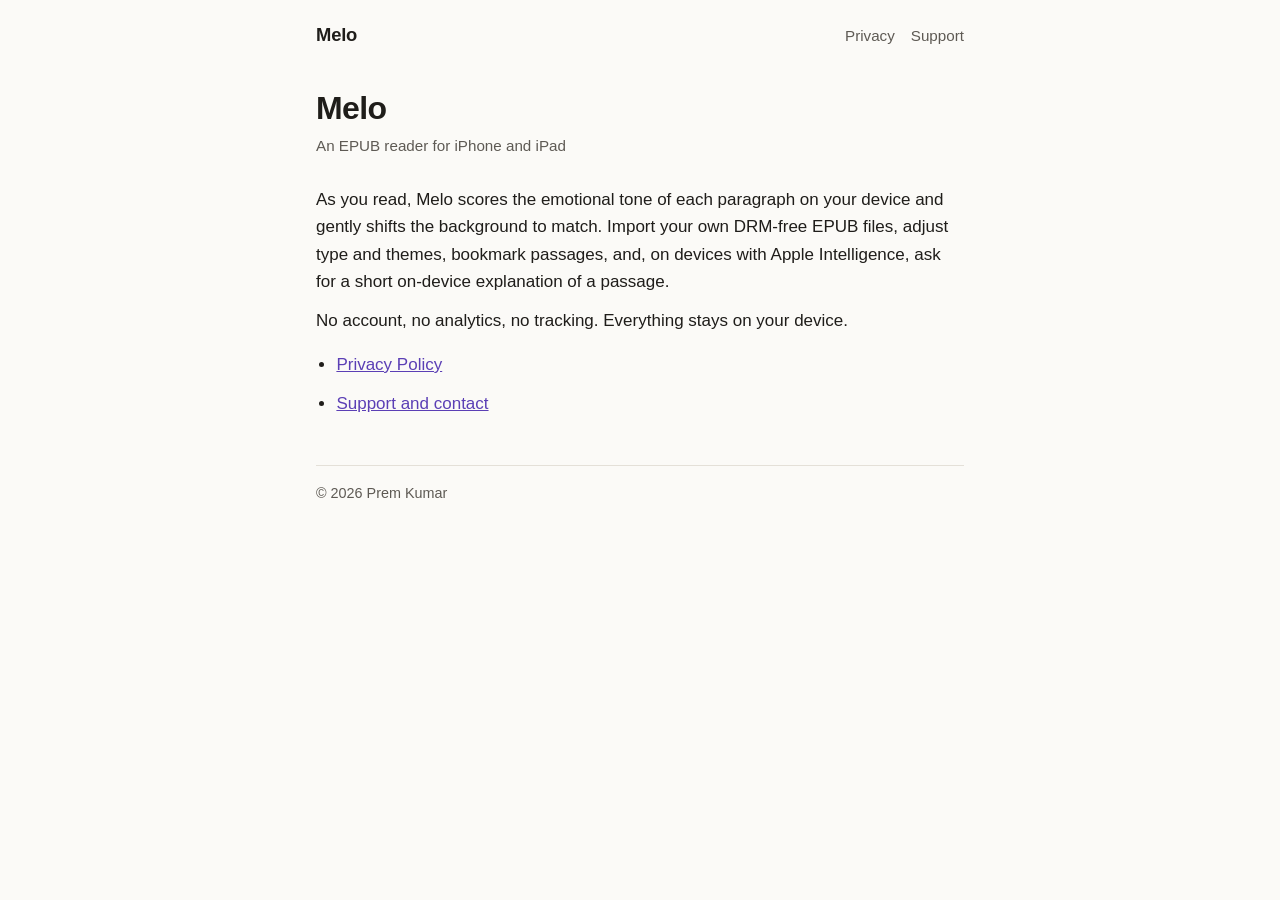
<file: index.html>
<!doctype html>
<html lang="en">
<head>
<meta charset="utf-8">
<meta name="viewport" content="width=device-width, initial-scale=1">
<title>Melo</title>
<meta name="description" content="Melo is an EPUB reader for iPhone and iPad whose background follows the mood of the story.">
<link rel="stylesheet" href="style.css">
</head>
<body>
<header class="site">
  <a class="brand" href="index.html">Melo</a>
  <nav><a href="privacy.html">Privacy</a><a href="support.html">Support</a></nav>
</header>
<main>
  <h1>Melo</h1>
  <p class="meta">An EPUB reader for iPhone and iPad</p>
  <p>As you read, Melo scores the emotional tone of each paragraph on your device and gently shifts the background to match. Import your own DRM-free EPUB files, adjust type and themes, bookmark passages, and, on devices with Apple Intelligence, ask for a short on-device explanation of a passage.</p>
  <p>No account, no analytics, no tracking. Everything stays on your device.</p>
  <ul>
    <li><a href="privacy.html">Privacy Policy</a></li>
    <li><a href="support.html">Support and contact</a></li>
  </ul>
  <footer>© 2026 Prem Kumar</footer>
</main>
</body>
</html>
</file>
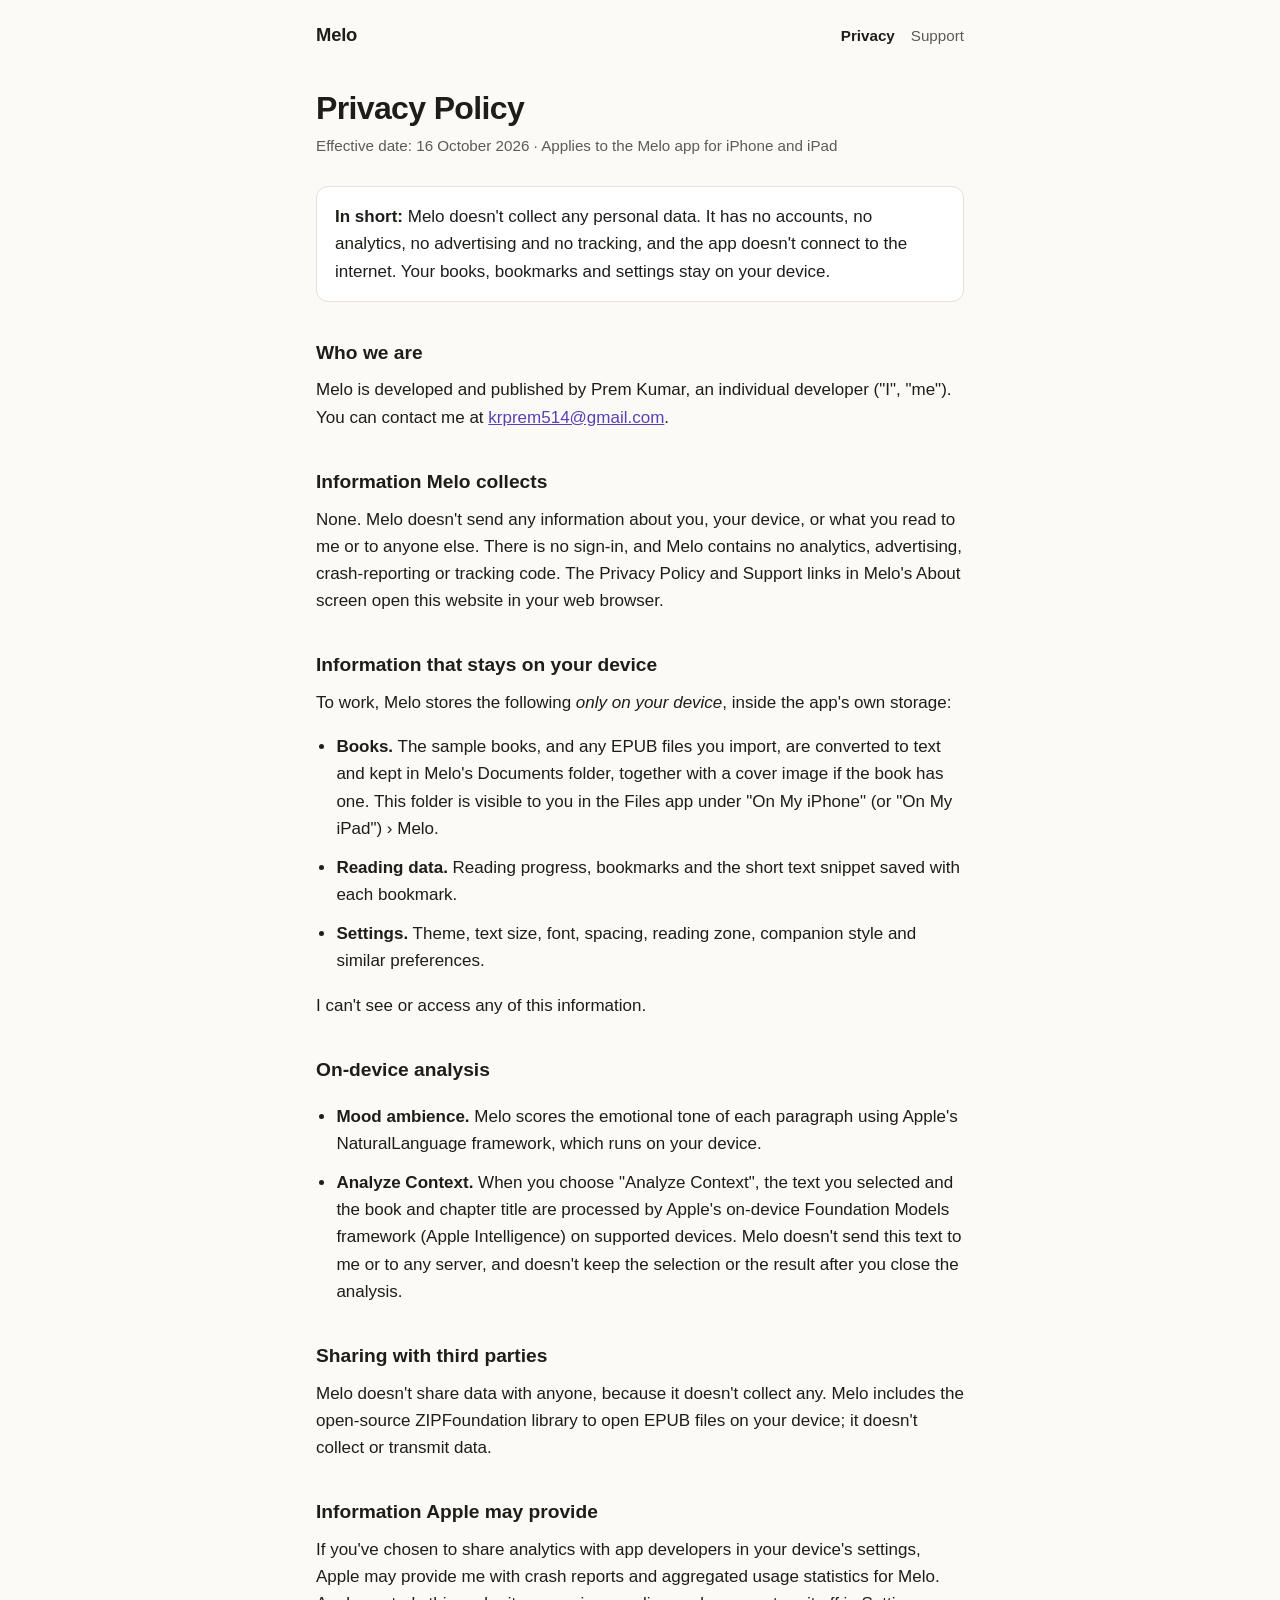
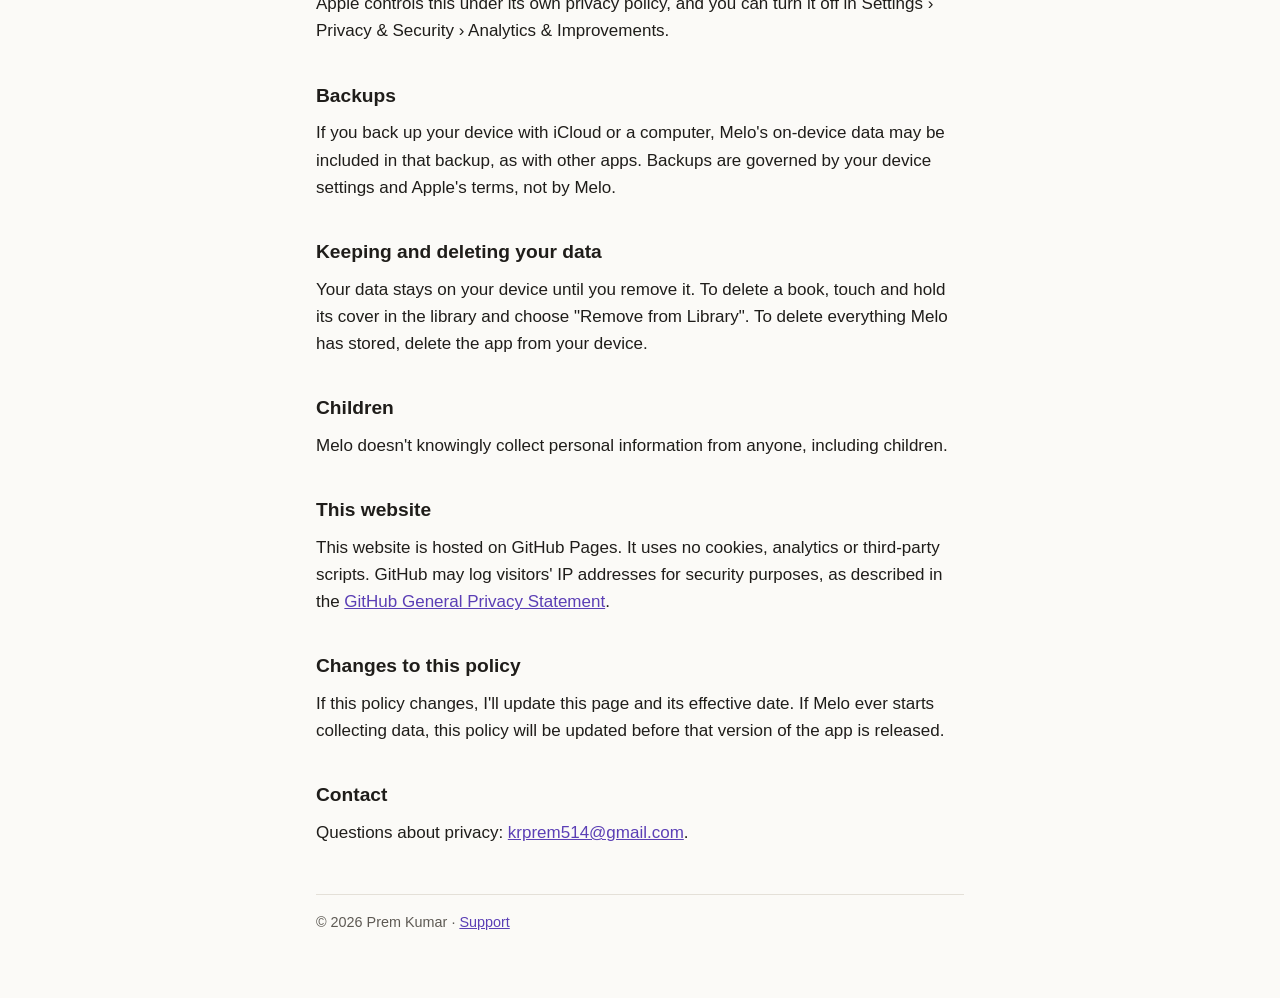
<file: privacy.html>
<!doctype html>
<html lang="en">
<head>
<meta charset="utf-8">
<meta name="viewport" content="width=device-width, initial-scale=1">
<title>Melo Privacy Policy</title>
<meta name="description" content="Privacy policy for Melo, the mood-aware EPUB reader for iPhone and iPad.">
<link rel="stylesheet" href="style.css">
</head>
<body>
<header class="site">
  <a class="brand" href="index.html">Melo</a>
  <nav><a href="privacy.html" aria-current="page">Privacy</a><a href="support.html">Support</a></nav>
</header>
<main>
  <h1>Privacy Policy</h1>
  <p class="meta">Effective date: 16 October 2026 · Applies to the Melo app for iPhone and iPad</p>

  <div class="summary">
    <p><strong>In short:</strong> Melo doesn't collect any personal data. It has no accounts, no analytics, no advertising and no tracking, and the app doesn't connect to the internet. Your books, bookmarks and settings stay on your device.</p>
  </div>

  <h2>Who we are</h2>
  <p>Melo is developed and published by Prem Kumar, an individual developer ("I", "me"). You can contact me at <a href="mailto:krprem514@gmail.com">krprem514@gmail.com</a>.</p>

  <h2>Information Melo collects</h2>
  <p>None. Melo doesn't send any information about you, your device, or what you read to me or to anyone else. There is no sign-in, and Melo contains no analytics, advertising, crash-reporting or tracking code. The Privacy Policy and Support links in Melo's About screen open this website in your web browser.</p>

  <h2>Information that stays on your device</h2>
  <p>To work, Melo stores the following <em>only on your device</em>, inside the app's own storage:</p>
  <ul>
    <li><strong>Books.</strong> The sample books, and any EPUB files you import, are converted to text and kept in Melo's Documents folder, together with a cover image if the book has one. This folder is visible to you in the Files app under "On My iPhone" (or "On My iPad") › Melo.</li>
    <li><strong>Reading data.</strong> Reading progress, bookmarks and the short text snippet saved with each bookmark.</li>
    <li><strong>Settings.</strong> Theme, text size, font, spacing, reading zone, companion style and similar preferences.</li>
  </ul>
  <p>I can't see or access any of this information.</p>

  <h2>On-device analysis</h2>
  <ul>
    <li><strong>Mood ambience.</strong> Melo scores the emotional tone of each paragraph using Apple's NaturalLanguage framework, which runs on your device.</li>
    <li><strong>Analyze Context.</strong> When you choose "Analyze Context", the text you selected and the book and chapter title are processed by Apple's on-device Foundation Models framework (Apple Intelligence) on supported devices. Melo doesn't send this text to me or to any server, and doesn't keep the selection or the result after you close the analysis.</li>
  </ul>

  <h2>Sharing with third parties</h2>
  <p>Melo doesn't share data with anyone, because it doesn't collect any. Melo includes the open-source ZIPFoundation library to open EPUB files on your device; it doesn't collect or transmit data.</p>

  <h2>Information Apple may provide</h2>
  <p>If you've chosen to share analytics with app developers in your device's settings, Apple may provide me with crash reports and aggregated usage statistics for Melo. Apple controls this under its own privacy policy, and you can turn it off in Settings › Privacy &amp; Security › Analytics &amp; Improvements.</p>

  <h2>Backups</h2>
  <p>If you back up your device with iCloud or a computer, Melo's on-device data may be included in that backup, as with other apps. Backups are governed by your device settings and Apple's terms, not by Melo.</p>

  <h2>Keeping and deleting your data</h2>
  <p>Your data stays on your device until you remove it. To delete a book, touch and hold its cover in the library and choose "Remove from Library". To delete everything Melo has stored, delete the app from your device.</p>

  <h2>Children</h2>
  <p>Melo doesn't knowingly collect personal information from anyone, including children.</p>

  <h2>This website</h2>
  <p>This website is hosted on GitHub Pages. It uses no cookies, analytics or third-party scripts. GitHub may log visitors' IP addresses for security purposes, as described in the <a href="https://docs.github.com/en/site-policy/privacy-policies/github-general-privacy-statement">GitHub General Privacy Statement</a>.</p>

  <h2>Changes to this policy</h2>
  <p>If this policy changes, I'll update this page and its effective date. If Melo ever starts collecting data, this policy will be updated before that version of the app is released.</p>

  <h2>Contact</h2>
  <p>Questions about privacy: <a href="mailto:krprem514@gmail.com">krprem514@gmail.com</a>.</p>

  <footer>© 2026 Prem Kumar · <a href="support.html">Support</a></footer>
</main>
</body>
</html>
</file>
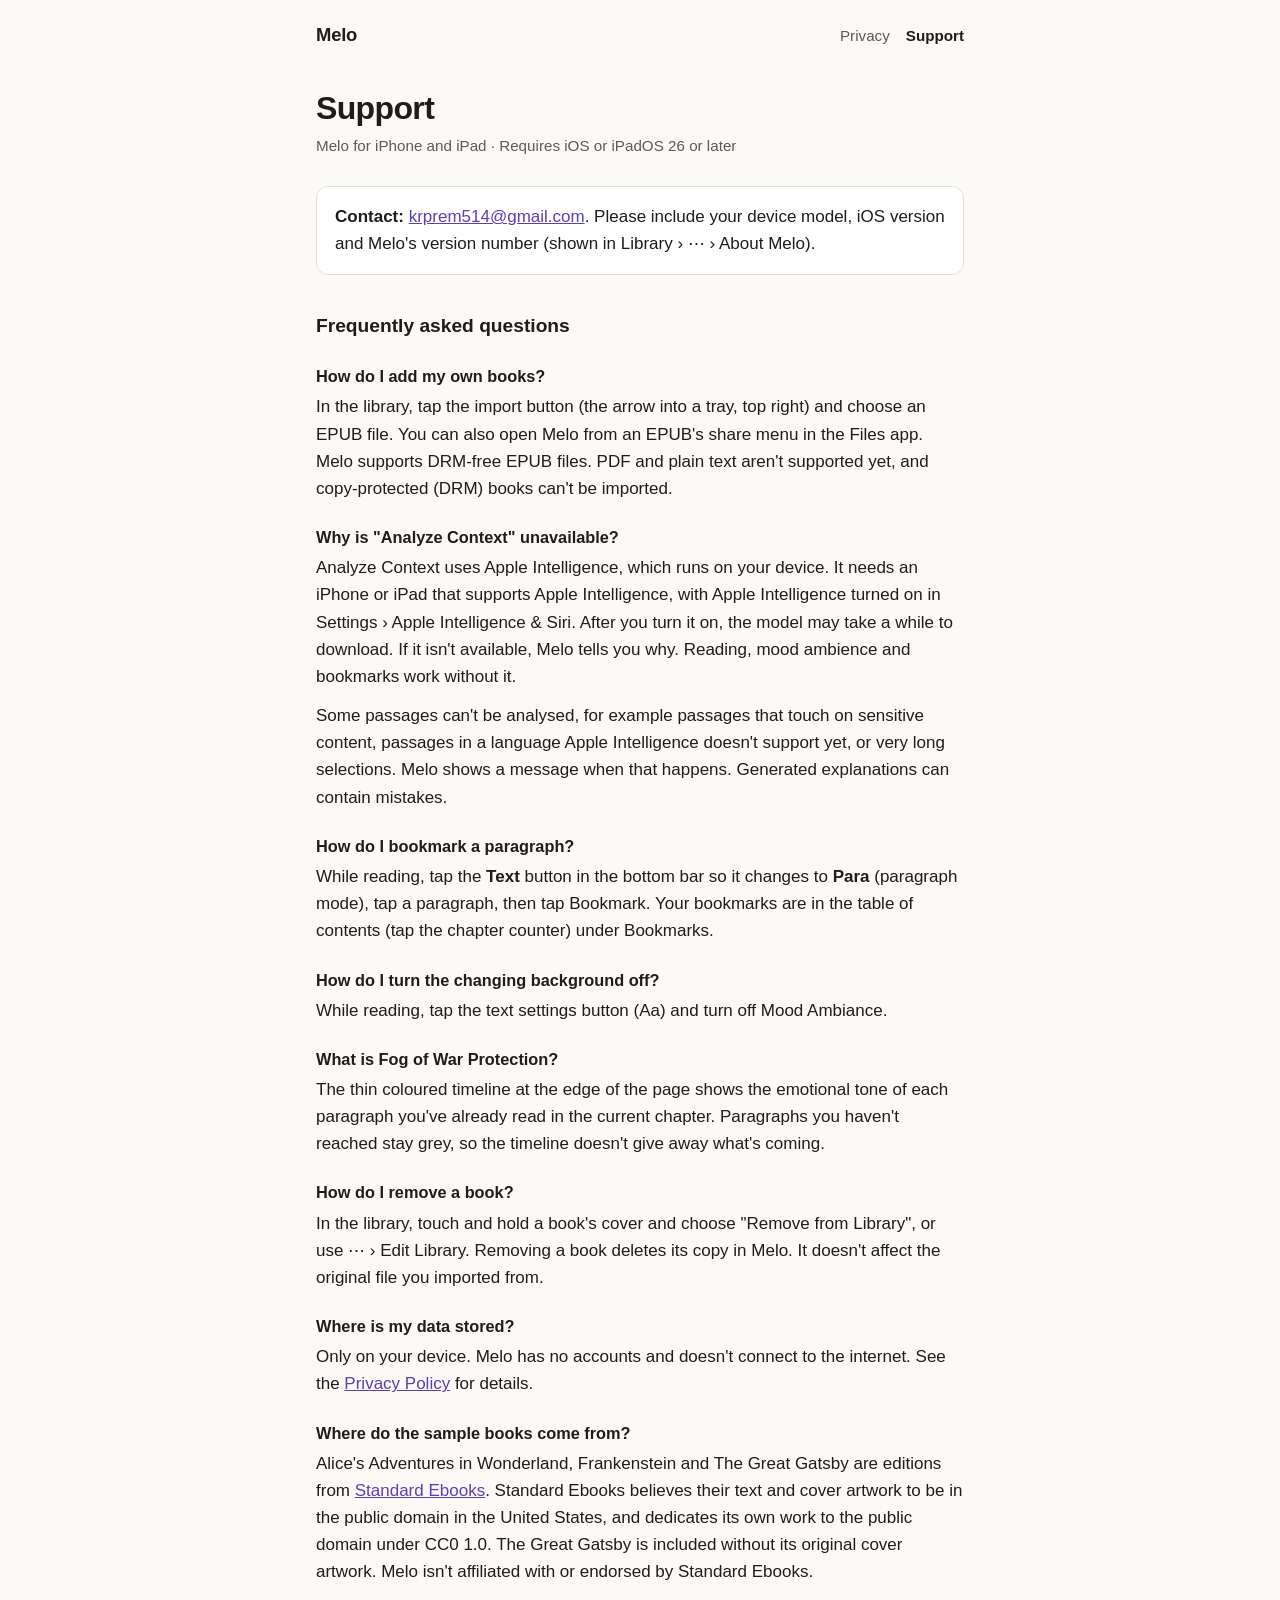
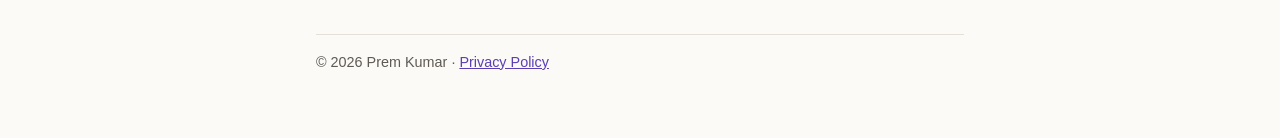
<file: support.html>
<!doctype html>
<html lang="en">
<head>
<meta charset="utf-8">
<meta name="viewport" content="width=device-width, initial-scale=1">
<title>Melo Support</title>
<meta name="description" content="Help and contact for Melo, the mood-aware EPUB reader for iPhone and iPad.">
<link rel="stylesheet" href="style.css">
</head>
<body>
<header class="site">
  <a class="brand" href="index.html">Melo</a>
  <nav><a href="privacy.html">Privacy</a><a href="support.html" aria-current="page">Support</a></nav>
</header>
<main>
  <h1>Support</h1>
  <p class="meta">Melo for iPhone and iPad · Requires iOS or iPadOS 26 or later</p>

  <div class="summary">
    <p><strong>Contact:</strong> <a href="mailto:krprem514@gmail.com?subject=Melo%20support">krprem514@gmail.com</a>. Please include your device model, iOS version and Melo's version number (shown in Library › ⋯ › About Melo).</p>
  </div>

  <h2>Frequently asked questions</h2>

  <h3>How do I add my own books?</h3>
  <p>In the library, tap the import button (the arrow into a tray, top right) and choose an EPUB file. You can also open Melo from an EPUB's share menu in the Files app. Melo supports DRM-free EPUB files. PDF and plain text aren't supported yet, and copy-protected (DRM) books can't be imported.</p>

  <h3>Why is "Analyze Context" unavailable?</h3>
  <p>Analyze Context uses Apple Intelligence, which runs on your device. It needs an iPhone or iPad that supports Apple Intelligence, with Apple Intelligence turned on in Settings › Apple Intelligence &amp; Siri. After you turn it on, the model may take a while to download. If it isn't available, Melo tells you why. Reading, mood ambience and bookmarks work without it.</p>
  <p>Some passages can't be analysed, for example passages that touch on sensitive content, passages in a language Apple Intelligence doesn't support yet, or very long selections. Melo shows a message when that happens. Generated explanations can contain mistakes.</p>

  <h3>How do I bookmark a paragraph?</h3>
  <p>While reading, tap the <strong>Text</strong> button in the bottom bar so it changes to <strong>Para</strong> (paragraph mode), tap a paragraph, then tap Bookmark. Your bookmarks are in the table of contents (tap the chapter counter) under Bookmarks.</p>

  <h3>How do I turn the changing background off?</h3>
  <p>While reading, tap the text settings button (Aa) and turn off Mood Ambiance.</p>

  <h3>What is Fog of War Protection?</h3>
  <p>The thin coloured timeline at the edge of the page shows the emotional tone of each paragraph you've already read in the current chapter. Paragraphs you haven't reached stay grey, so the timeline doesn't give away what's coming.</p>

  <h3>How do I remove a book?</h3>
  <p>In the library, touch and hold a book's cover and choose "Remove from Library", or use ⋯ › Edit Library. Removing a book deletes its copy in Melo. It doesn't affect the original file you imported from.</p>

  <h3>Where is my data stored?</h3>
  <p>Only on your device. Melo has no accounts and doesn't connect to the internet. See the <a href="privacy.html">Privacy Policy</a> for details.</p>

  <h3>Where do the sample books come from?</h3>
  <p>Alice's Adventures in Wonderland, Frankenstein and The Great Gatsby are editions from <a href="https://standardebooks.org">Standard Ebooks</a>. Standard Ebooks believes their text and cover artwork to be in the public domain in the United States, and dedicates its own work to the public domain under CC0 1.0. The Great Gatsby is included without its original cover artwork. Melo isn't affiliated with or endorsed by Standard Ebooks.</p>

  <footer>© 2026 Prem Kumar · <a href="privacy.html">Privacy Policy</a></footer>
</main>
</body>
</html>
</file>
<file: style.css>
:root {
  --bg: #fbfaf7;
  --text: #1f1d1a;
  --muted: #5e5a54;
  --rule: #e4e0d8;
  --accent: #5b3fb5;
  --card: #ffffff;
}
@media (prefers-color-scheme: dark) {
  :root {
    --bg: #141316;
    --text: #ece9e3;
    --muted: #a8a39b;
    --rule: #2c2a2f;
    --accent: #b9a6ff;
    --card: #1c1b1f;
  }
}
* { box-sizing: border-box; }
html { -webkit-text-size-adjust: 100%; }
body {
  margin: 0;
  background: var(--bg);
  color: var(--text);
  font: 17px/1.6 -apple-system, BlinkMacSystemFont, "Segoe UI", Roboto, "Helvetica Neue", Arial, sans-serif;
}
main { max-width: 680px; margin: 0 auto; padding: 40px 16px 64px; }
header.site { display: flex; align-items: baseline; justify-content: space-between; gap: 16px; flex-wrap: wrap;
  max-width: 680px; margin: 0 auto; padding: 20px 16px 0; }
header.site a.brand { font-weight: 700; font-size: 1.15rem; color: var(--text); text-decoration: none; letter-spacing: -0.01em; }
nav a { color: var(--muted); text-decoration: none; margin-left: 16px; font-size: 0.95rem; }
nav a:first-child { margin-left: 0; }
nav a[aria-current="page"] { color: var(--text); font-weight: 600; }
h1 { font-size: 2rem; line-height: 1.2; letter-spacing: -0.02em; margin: 0 0 6px; }
h2 { font-size: 1.2rem; margin: 36px 0 8px; }
h3 { font-size: 1.02rem; margin: 22px 0 4px; }
p, li { margin: 0 0 12px; }
ul { padding-left: 1.2em; }
.meta { color: var(--muted); font-size: 0.95rem; margin-bottom: 28px; }
.summary { background: var(--card); border: 1px solid var(--rule); border-radius: 12px; padding: 16px 18px; margin: 0 0 8px; }
.summary p:last-child { margin-bottom: 0; }
a { color: var(--accent); }
footer { border-top: 1px solid var(--rule); margin-top: 48px; padding-top: 16px; color: var(--muted); font-size: 0.9rem; }
</file>
